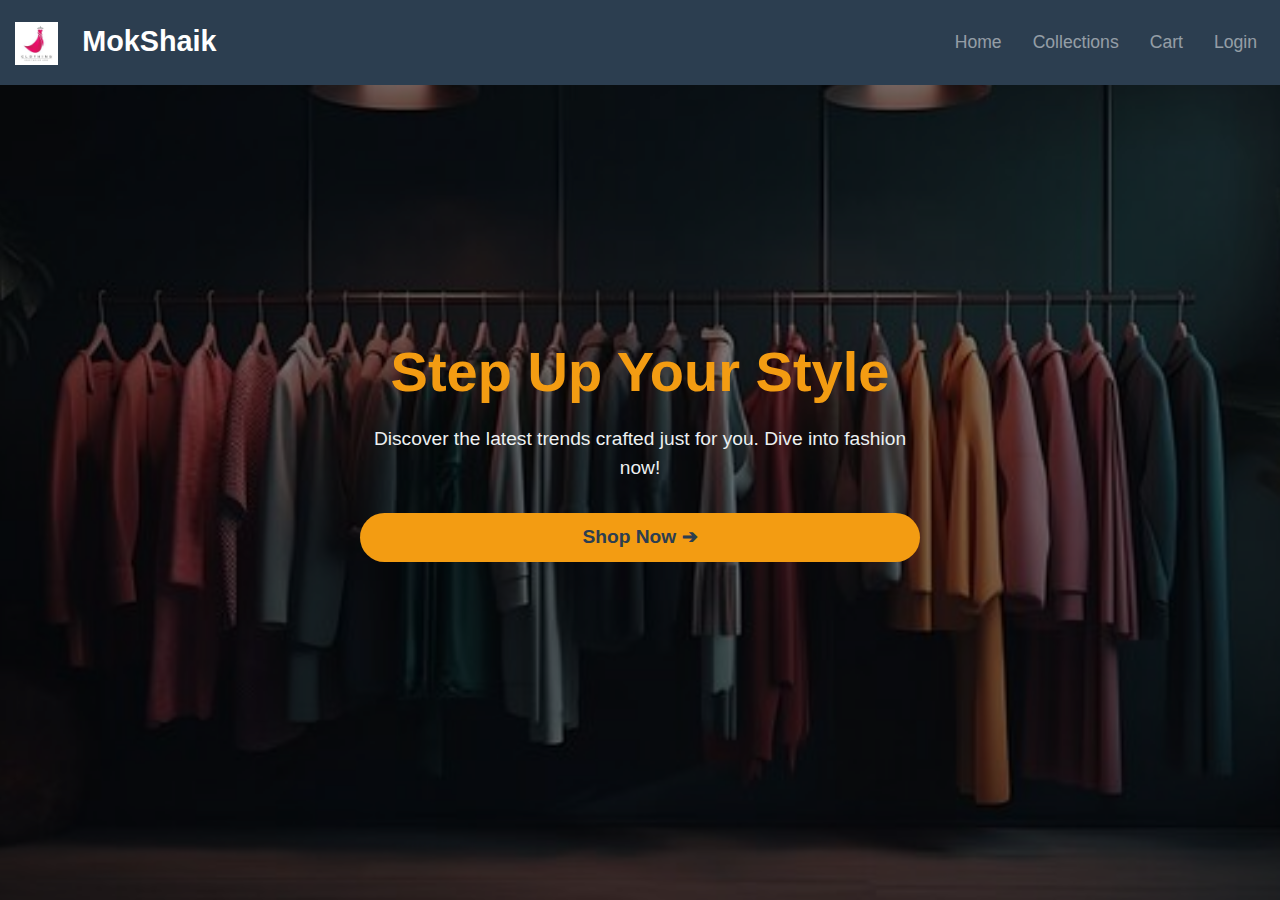
<file: index.html>
<!DOCTYPE html>
<html lang="en">

<head>
    <meta charset="UTF-8">
    <meta name="viewport" content="width=device-width, initial-scale=1.0">
    <title> Clothing</title>
    <link rel="stylesheet" href="https://stackpath.bootstrapcdn.com/bootstrap/4.5.2/css/bootstrap.min.css">
    <link rel="stylesheet" href="styles.css">
</head>

<body>

    <!-- Fixed Navbar at the Top -->
    <nav class="navbar navbar-expand-lg navbar-dark fixed-top">
        <a class="navbar-brand" href="#"><img src="logo.jpg" id="logo">  &nbsp; MokShaik</a>
        <button class="navbar-toggler" type="button" data-toggle="collapse" data-target="#navbarNav" aria-controls="navbarNav" aria-expanded="false" aria-label="Toggle navigation">
            <span class="navbar-toggler-icon"></span>
        </button>
        <div class="collapse navbar-collapse justify-content-end" id="navbarNav">
            <ul class="navbar-nav">
                <li class="nav-item"><a class="nav-link" href="#">Home</a></li>
                <li class="nav-item"><a class="nav-link" href="#">Collections</a></li>
                <li class="nav-item"><a class="nav-link" href="#">Cart</a></li>
                <li class="nav-item"><a class="nav-link" href="login.html">Login</a></li>
            </ul>
        </div>
    </nav>

    <!-- Hero Section -->
    <div class="hero-section">
        <div class="overlay"></div>
        <div class="hero-content text-center">
            <h1>Step Up Your Style</h1>
            <p>Discover the latest trends crafted just for you. Dive into fashion now!</p>
            <a href="items.html" class="btn btn-primary btn-lg">Shop Now ➔</a>
        </div>
    </div>

</body>

</html>
</file>
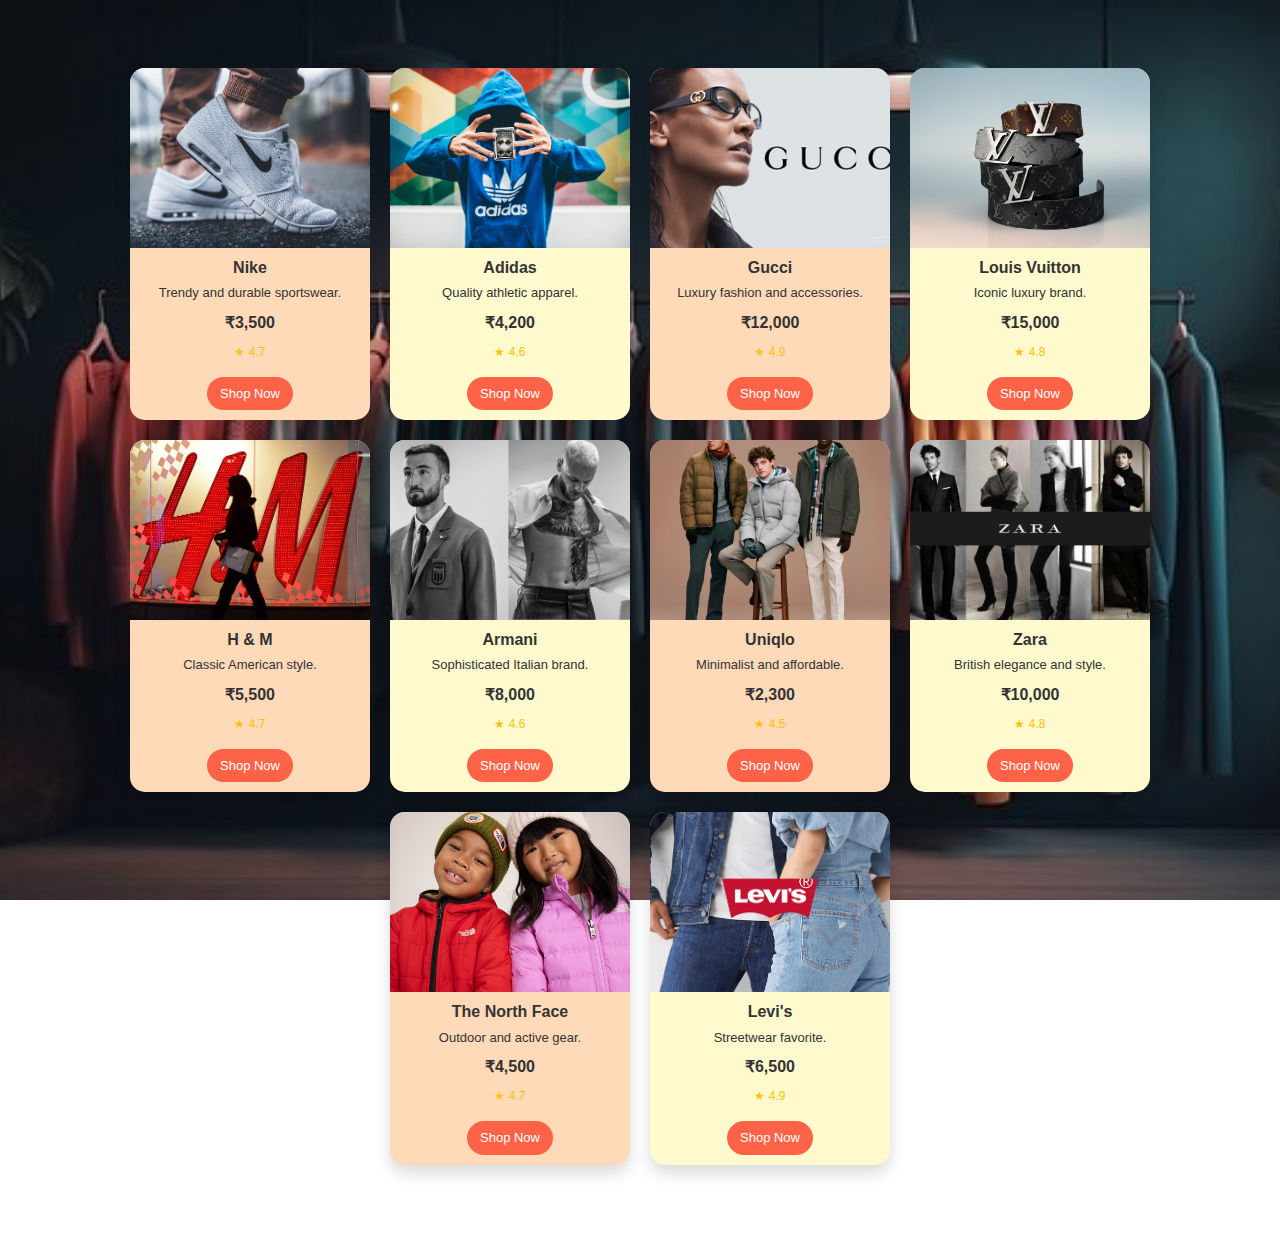
<file: items.html>
<!DOCTYPE html>
<html lang="en">

<head>
    <meta charset="UTF-8">
    <meta name="viewport" content="width=device-width, initial-scale=1.0">
    <title>Clothing Brands Carousel</title>
    <link rel="stylesheet" href="https://stackpath.bootstrapcdn.com/bootstrap/4.5.2/css/bootstrap.min.css">
    <style>
        body {
            background: url('background.jpg') no-repeat center center fixed;
            background-size: cover;
            font-family: Arial, sans-serif;
            color: #333;
        }

        .overlay {
            position: absolute;
            top: 0;
            left: 0;
            width: 100%;
            height: 100%;
            background-color: rgba(255, 255, 255, 0.7);
            z-index: -1;
        }

        .container {
            max-width: 90%;
            margin: 0 auto;
            padding: 20px 0;
        }

        .carousel-content {
            display: flex;
            flex-wrap: wrap;
            justify-content: center;
            gap: 20px;
        }

        .card {
            border: none;
            border-radius: 15px;
            overflow: hidden;
            box-shadow: 0 8px 16px rgba(0, 0, 0, 0.15);
            width: 240px;
            background: #FFE4B5;
            transition: transform 0.3s, background-color 0.3s;
        }

        .card:nth-child(odd) {
            background: #FFDAB9;
        }

        .card:nth-child(even) {
            background: #FFFACD;
        }

        .card:hover {
            transform: scale(1.05);
            background-color: #FFDEAD;
        }

        .card-img-top {
            height: 180px;
            object-fit: cover;
        }

        .card-body {
            color: #333;
            text-align: center;
            padding: 10px;
        }

        .card-title {
            font-size: 16px;
            font-weight: 700;
            margin-bottom: 6px;
        }

        .card-text {
            font-size: 13px;
            margin-bottom: 8px;
        }

        .price {
            font-weight: bold;
            font-size: 16px;
            color: #333;
            margin-bottom: 8px;
        }

        .rating {
            color: #FFC107;
            font-size: 12px;
            margin-top: 4px;
        }

        .btn-custom {
            background-color: #FF6347;
            color: #fff;
            border-radius: 20px;
            padding: 6px 12px;
            font-size: 13px;
            transition: background-color 0.3s;
        }

        .btn-custom:hover {
            background-color: #ff4b3a;
        }
    </style>
</head>

<body>
    <div class="container my-5">
        <div class="carousel-content">
            <!-- Existing Brand Cards -->
            <div class="card">
                <img src="nike.jpg" class="card-img-top" alt="Nike">
                <div class="card-body">
                    <h5 class="card-title">Nike</h5>
                    <p class="card-text">Trendy and durable sportswear.</p>
                    <p class="price">₹3,500</p>
                    <p class="rating">★ 4.7</p>
                    <button class="btn btn-custom">Shop Now</button>
                </div>
            </div>
            <div class="card">
                <img src="adidas.jpg" class="card-img-top" alt="Adidas">
                <div class="card-body">
                    <h5 class="card-title">Adidas</h5>
                    <p class="card-text">Quality athletic apparel.</p>
                    <p class="price">₹4,200</p>
                    <p class="rating">★ 4.6</p>
                    <button class="btn btn-custom">Shop Now</button>
                </div>
            </div>
            <!-- Additional Brand Cards -->
            <div class="card">
                <img src="gucci" class="card-img-top" alt="Gucci">
                <div class="card-body">
                    <h5 class="card-title">Gucci</h5>
                    <p class="card-text">Luxury fashion and accessories.</p>
                    <p class="price">₹12,000</p>
                    <p class="rating">★ 4.9</p>
                    <button class="btn btn-custom">Shop Now</button>
                </div>
            </div>
            <div class="card">
                <img src="loius.webp" class="card-img-top" alt="Louis Vuitton">
                <div class="card-body">
                    <h5 class="card-title">Louis Vuitton</h5>
                    <p class="card-text">Iconic luxury brand.</p>
                    <p class="price">₹15,000</p>
                    <p class="rating">★ 4.8</p>
                    <button class="btn btn-custom">Shop Now</button>
                </div>
            </div>
            <div class="card">
                <img src="handm.jpg" class="card-img-top" alt="Ralph Lauren">
                <div class="card-body">
                    <h5 class="card-title">H & M</h5>
                    <p class="card-text">Classic American style.</p>
                    <p class="price">₹5,500</p>
                    <p class="rating">★ 4.7</p>
                    <button class="btn btn-custom">Shop Now</button>
                </div>
            </div>
            <div class="card">
                <img src="armani.jpg" class="card-img-top" alt="Armani">
                <div class="card-body">
                    <h5 class="card-title">Armani</h5>
                    <p class="card-text">Sophisticated Italian brand.</p>
                    <p class="price">₹8,000</p>
                    <p class="rating">★ 4.6</p>
                    <button class="btn btn-custom">Shop Now</button>
                </div>
            </div>
            <div class="card">
                <img src="uniqlo.avif" class="card-img-top" alt="Uniqlo">
                <div class="card-body">
                    <h5 class="card-title">Uniqlo</h5>
                    <p class="card-text">Minimalist and affordable.</p>
                    <p class="price">₹2,300</p>
                    <p class="rating">★ 4.5</p>
                    <button class="btn btn-custom">Shop Now</button>
                </div>
            </div>
            <div class="card">
                <img src="zara.webp" class="card-img-top" alt="Burberry">
                <div class="card-body">
                    <h5 class="card-title">Zara</h5>
                    <p class="card-text">British elegance and style.</p>
                    <p class="price">₹10,000</p>
                    <p class="rating">★ 4.8</p>
                    <button class="btn btn-custom">Shop Now</button>
                </div>
            </div>
            <div class="card">
                <img src="northface.avif" class="card-img-top" alt="The North Face">
                <div class="card-body">
                    <h5 class="card-title">The North Face</h5>
                    <p class="card-text">Outdoor and active gear.</p>
                    <p class="price">₹4,500</p>
                    <p class="rating">★ 4.7</p>
                    <button class="btn btn-custom">Shop Now</button>
                </div>
            </div>
            <div class="card">
                <img src="levis.jpg" class="card-img-top" alt="Supreme">
                <div class="card-body">
                    <h5 class="card-title">Levi's</h5>
                    <p class="card-text">Streetwear favorite.</p>
                    <p class="price">₹6,500</p>
                    <p class="rating">★ 4.9</p>
                    <button class="btn btn-custom">Shop Now</button>
                </div>
            </div>
        </div>
    </div>
</body>

</html>
</file>
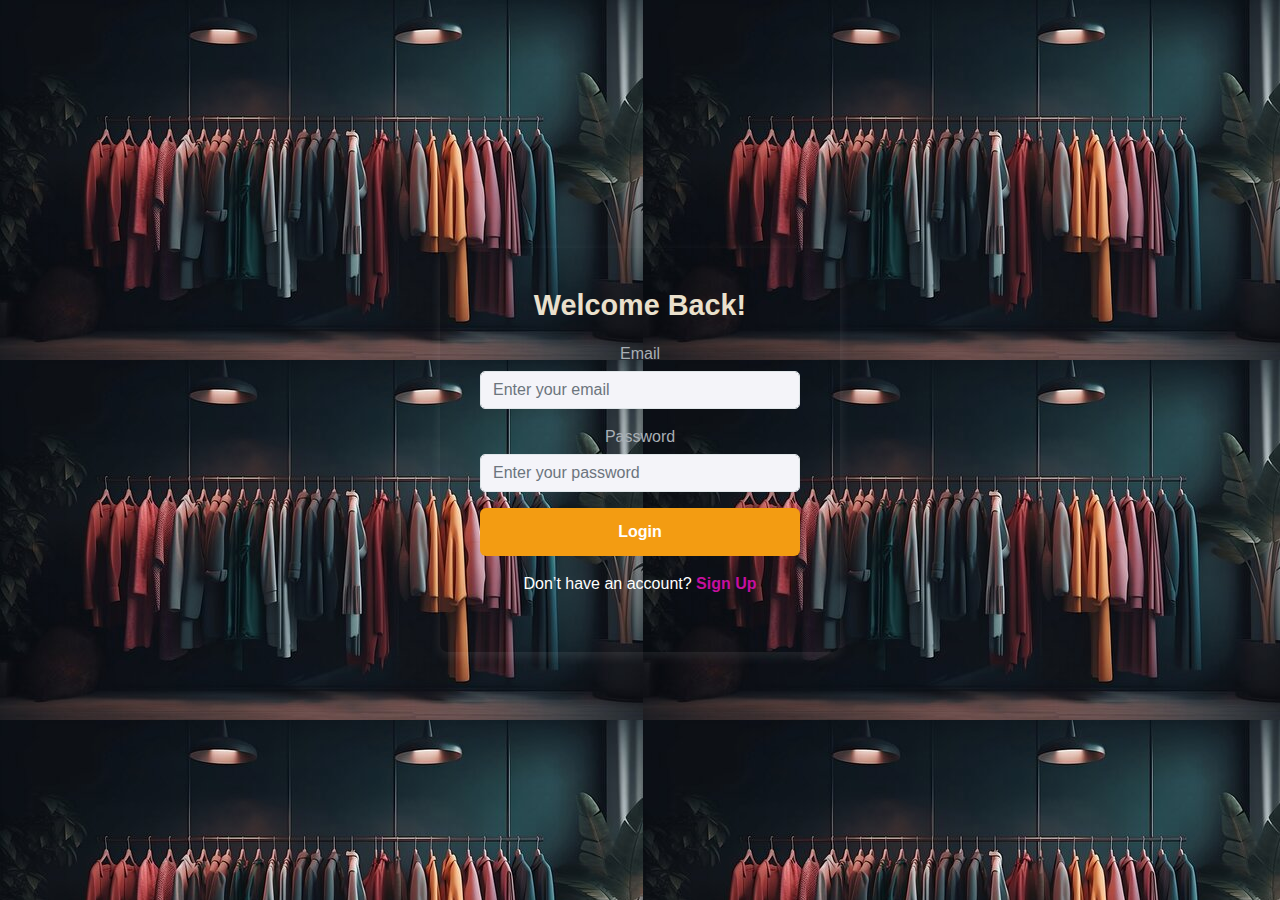
<file: login.html>
<!DOCTYPE html>
<html lang="en">

<head>
    <meta charset="UTF-8">
    <meta name="viewport" content="width=device-width, initial-scale=1.0">
    <title>Login - Yummy</title>
    <link rel="stylesheet" href="https://stackpath.bootstrapcdn.com/bootstrap/4.5.2/css/bootstrap.min.css">
    <link rel="stylesheet" href="styles.css">
</head>

<body>

    <!-- Background Image Container -->
    <div class="background">
        <!-- Login Form -->
        <div class="form-container">
            <h2 class="form-title">Welcome Back!</h2>
            <form>
                <div class="form-group">
                    <label for="loginEmail">Email</label>
                    <input type="email" class="form-control" id="loginEmail" placeholder="Enter your email">
                </div>
                <div class="form-group">
                    <label for="loginPassword">Password</label>
                    <input type="password" class="form-control" id="loginPassword" placeholder="Enter your password">
                </div>
                <button type="submit" class="btn btn-primary btn-block">Login</button>
                <p class="text-center mt-3">
                    Don’t have an account? <a href="signup.html">Sign Up</a>
                </p>
            </form>
        </div>
    </div>

</body>

</html>
</file>
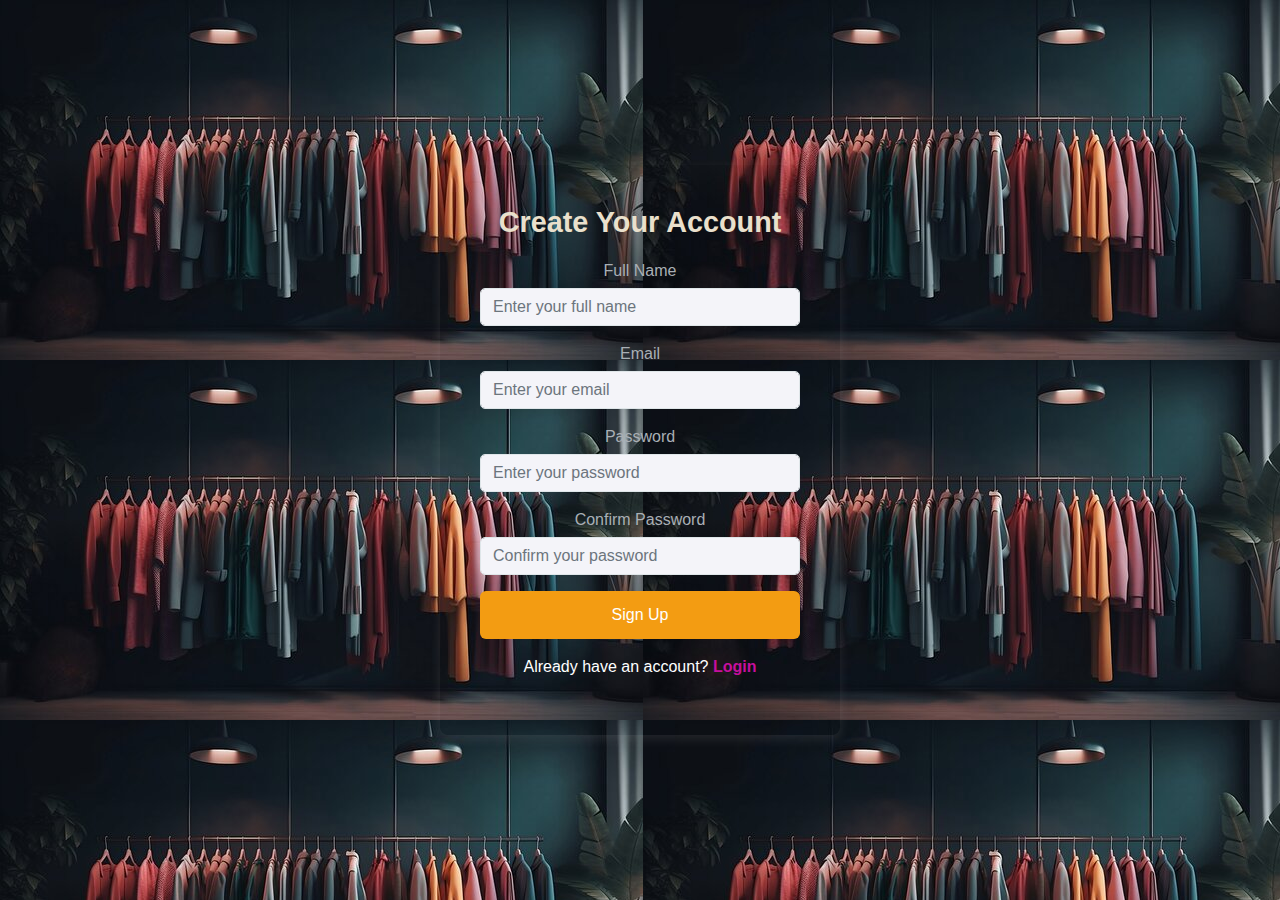
<file: signup.html>
<!DOCTYPE html>
<html lang="en">

<head>
    <meta charset="UTF-8">
    <meta name="viewport" content="width=device-width, initial-scale=1.0">
    <title>Sign Up - Yummy</title>
    <link rel="stylesheet" href="https://stackpath.bootstrapcdn.com/bootstrap/4.5.2/css/bootstrap.min.css">
    <link rel="stylesheet" href="styles.css">
</head>

<body>

    <!-- Background Image Container -->
    <div class="background">
        <!-- Sign Up Form -->
        <div class="form-container">
            <h2 class="form-title">Create Your Account</h2>
            <form>
                <div class="form-group">
                    <label for="signupName">Full Name</label>
                    <input type="text" class="form-control" id="signupName" placeholder="Enter your full name">
                </div>
                <div class="form-group">
                    <label for="signupEmail">Email</label>
                    <input type="email" class="form-control" id="signupEmail" placeholder="Enter your email">
                </div>
                <div class="form-group">
                    <label for="signupPassword">Password</label>
                    <input type="password" class="form-control" id="signupPassword" placeholder="Enter your password">
                </div>
                <div class="form-group">
                    <label for="signupRepeatPassword">Confirm Password</label>
                    <input type="password" class="form-control" id="signupRepeatPassword" placeholder="Confirm your password">
                </div>
                <button type="submit" class="btn btn-success btn-block">Sign Up</button>
                <p class="text-center mt-3">
                    Already have an account? <a href="login.html">Login</a>
                </p>
            </form>
        </div>
    </div>

</body>

</html>
</file>
<file: styles.css>
/* Reset and Basic Styling */
* {
  margin: 0;
  padding: 0;
  box-sizing: border-box;
  font-family: 'Montserrat', sans-serif;
}
#logo{
  width: 1.5em;
  height: 1.5em;
}

body {
  background-color: #dadae7;
  color: #333;
}

/* Navbar */
.navbar {
  background-color: #2c3e50;
  padding: 15px;
}

.navbar-brand {
  font-size: 1.8rem;
  color: #785319;
  font-weight: bold;

}

.navbar-nav .nav-link {
  color: #ecf0f1;
  font-size: 1.1rem;
  margin-left: 15px;
  transition: color 0.3s;
}

.navbar-nav .nav-link:hover {
  color: #f39c12;
}

/* Hero Section */
.hero-section {
  position: relative;
  height: 100vh;
  background: url('background.jpg') no-repeat center center/cover;
  color: #ffffff;
  text-align: center;
  display: flex;
  align-items: center;
  justify-content: center;
}

.hero-section::after {
  content: '';
  position: absolute;
  top: 0;
  left: 0;
  width: 100%;
  height: 100%;
  background-color: rgba(0, 0, 0, 0.5);
}

.hero-content {
  position: relative;
  z-index: 1;
  max-width: 600px;
  padding: 20px;
}

.hero-content h1 {
  font-size: 3.5rem;
  font-weight: bold;
  color: #f39c12;
  margin-bottom: 20px;
}

.hero-content p {
  font-size: 1.2rem;
  color: #ecf0f1;
  margin-bottom: 30px;
}

.hero-content .btn {
  font-size: 1.2rem;
  padding: 10px 25px;
  border-radius: 30px;
  background-color: #f39c12;
  color: #2c3e50;
  transition: background-color 0.3s;
  border: none;
}

.hero-content .btn:hover {
  background-color: #e67e22;
  color: #fff;
}

.background {
  display: flex;
  align-items: center;
  justify-content: center;
  min-height: 100vh;
  background-image: url('background.jpg') ;
  padding: 20px;
}

.form-container {
  background-color: linear-gradient(135deg, rgba(255, 255, 255, 0.8), rgba(255, 255, 255, 0.9));
  padding: 40px;
  border-radius: 8px;
  box-shadow: 0px 4px 12px rgba(255, 249, 249, 0.1);
  max-width: 400px;
  width: 100%;
  text-align: center;
}

.form-title {
  font-size: 1.8rem;
  color: #eae0cc;
  margin-bottom: 20px;
  font-weight: 600;
}

.form-group label {
  display: block;
  font-weight: 500;
  color: #a9afb5;
  margin-bottom: 5px;
}

.form-control {
  width: 100%;
  padding: 12px;
  font-size: 1rem;
  border: 1px solid #dfe6e9;
  border-radius: 5px;
  background-color: #f4f4f9;
  transition: border-color 0.3s;
}

.form-control:focus {
  border-color: #f39c12;
  outline: none;
  box-shadow: 0 0 5px rgba(243, 156, 18, 0.3);
}

.btn-primary {
  width: 100%;
  padding: 12px;
  font-size: 1rem;
  border: none;
  border-radius: 5px;
  background-color: #f39c12;
  color: #ffffff;
  font-weight: 600;
  transition: background-color 0.3s;
  cursor: pointer;
}

.btn-primary:hover {
  background-color: #e67e22;
}
.text-center{
  color:#fff;
}
.text-center a {
  color: #c60f9e;
  text-decoration: none;
  font-weight: 600;
  transition: color 0.3s;
}

.text-center a:hover {
  color: #e67e22;
}
.btn {
  width: 100%;
  padding: 12px;
  font-size: 1rem;
  border: none;
  border-radius: 6px;
  background-color: #f39c12;
  color: #ffffff;
  cursor: pointer;
  transition: background-color 0.3s;
}

.btn:hover {
  background-color: #8b642f;
}

.form-footer {
  margin-top: 20px;
  text-align: center;
}

.form-footer a {
  color: #f39c12;
  text-decoration: none;
  font-weight: 600;
  transition: color 0.3s;
}

.form-footer a:hover {
  color: #e67e22;
}
</file>
